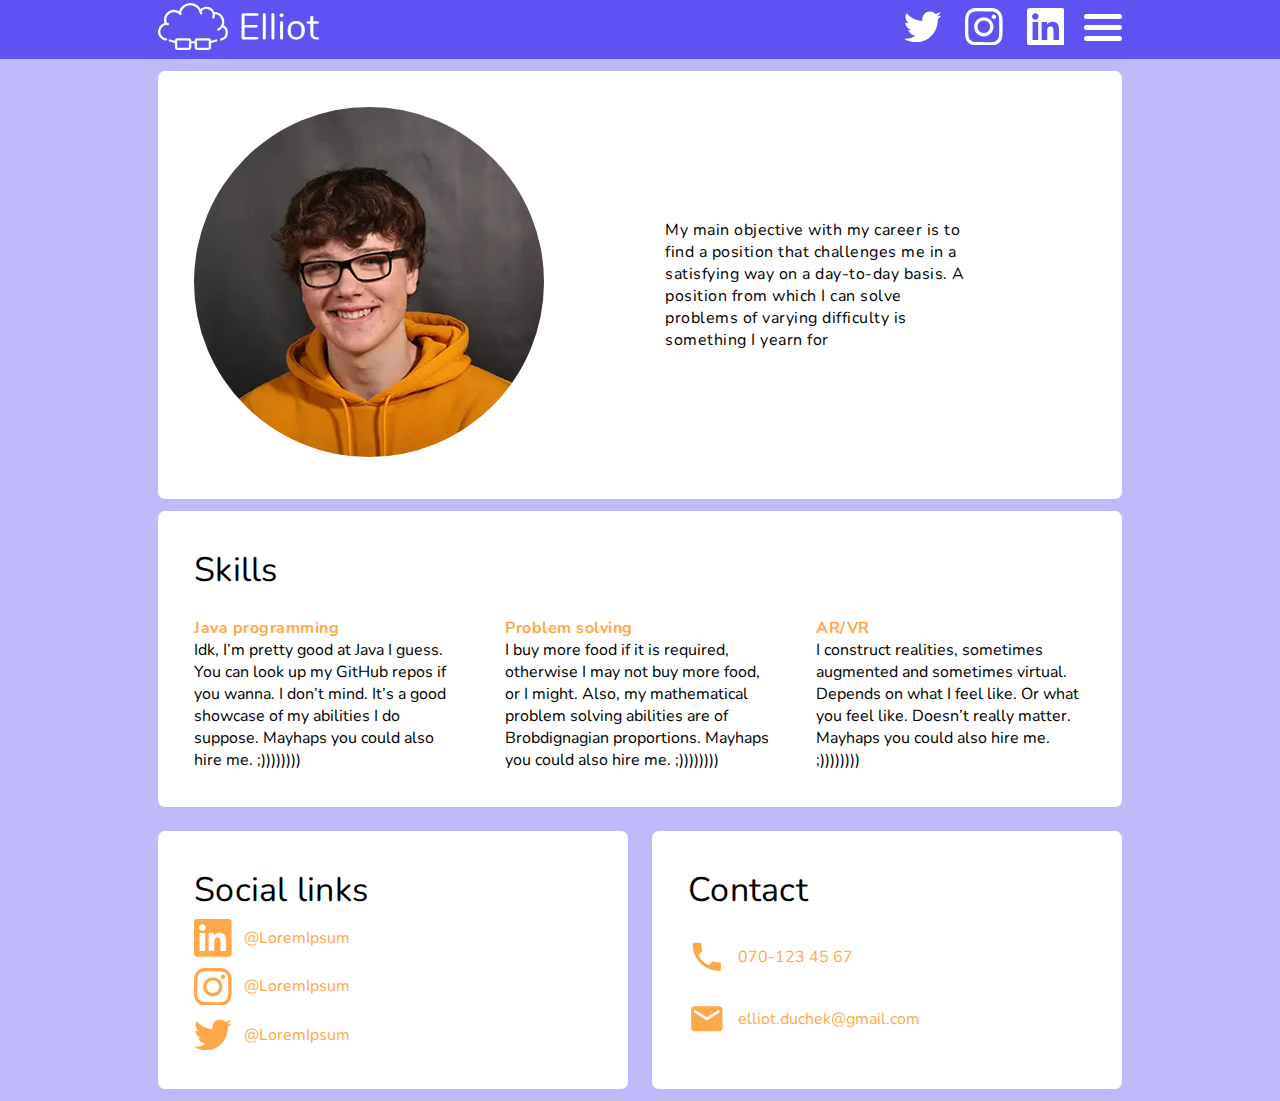
<file: docs/index.html>
<!DOCTYPE html>
<html lang="en">

<head>
    <meta charset="UTF-8" />
    <meta name="viewport" content="width=device-width, initial-scale=1.0" />
    <meta http-equiv="X-UA-Compatible" content="ie=edge" />
    <meta name="description" content="This is a resume elloot made for school." />
    <link rel="shortcut icon" href="./favicon.ico" type="image/x-icon" />
    <title>Elliot Duchek Resume</title>
    <link rel="stylesheet" href="css/style.css" />
    <link href="https://fonts.googleapis.com/css?family=Nunito&display=swap" rel="stylesheet" />
    <link href="https://fonts.googleapis.com/icon?family=Material+Icons" rel="stylesheet" />
    <script src="https://cdn.elloot.com/js/removeDotHTML.js" defer></script>
    <script src="./js/main.js" defer></script>
</head>

<body>
    <div class="page-wrapper">
        <section class="navigation">
            <div class="navigation-wrapper">
                <div class="navbar-wrapper">
                    <div class="container">
                        <nav class="navbar">
                            <div class="navbar__logo-wrapper">
                                <a href="index.html">
                                    <img class="navbar__logo" src="./img/name-logo-white.svg"
                                        alt="curly hair with glasses logo" width="161" />
                                </a>
                            </div>
                            <div class="navbar__hamburger-social-links-wrapper">
                                <div class="navbar__social-links">
                                    <a href="https://twitter.com/" class="social-link" target="_blank" rel="noopener">
                                        <svg role="img" viewBox="0 0 24 24" xmlns="http://www.w3.org/2000/svg"
                                            width="37.63506px" height="37.63506px">
                                            <title>Twitter icon</title>
                                            <path
                                                d="M23.954 4.569c-.885.389-1.83.654-2.825.775 1.014-.611 1.794-1.574 2.163-2.723-.951.555-2.005.959-3.127 1.184-.896-.959-2.173-1.559-3.591-1.559-2.717 0-4.92 2.203-4.92 4.917 0 .39.045.765.127 1.124C7.691 8.094 4.066 6.13 1.64 3.161c-.427.722-.666 1.561-.666 2.475 0 1.71.87 3.213 2.188 4.096-.807-.026-1.566-.248-2.228-.616v.061c0 2.385 1.693 4.374 3.946 4.827-.413.111-.849.171-1.296.171-.314 0-.615-.03-.916-.086.631 1.953 2.445 3.377 4.604 3.417-1.68 1.319-3.809 2.105-6.102 2.105-.39 0-.779-.023-1.17-.067 2.189 1.394 4.768 2.209 7.557 2.209 9.054 0 13.999-7.496 13.999-13.986 0-.209 0-.42-.015-.63.961-.689 1.8-1.56 2.46-2.548l-.047-.02z" />
                                        </svg>
                                    </a>
                                    <a href="https://www.instagram.com/" class="social-link" target="_blank"
                                        rel="noopener">
                                        <svg role="img" viewBox="0 0 24 24" xmlns="http://www.w3.org/2000/svg"
                                            width="37.63506px" height="37.63506px">
                                            <title>Instagram icon</title>
                                            <path
                                                d="M12 0C8.74 0 8.333.015 7.053.072 5.775.132 4.905.333 4.14.63c-.789.306-1.459.717-2.126 1.384S.935 3.35.63 4.14C.333 4.905.131 5.775.072 7.053.012 8.333 0 8.74 0 12s.015 3.667.072 4.947c.06 1.277.261 2.148.558 2.913.306.788.717 1.459 1.384 2.126.667.666 1.336 1.079 2.126 1.384.766.296 1.636.499 2.913.558C8.333 23.988 8.74 24 12 24s3.667-.015 4.947-.072c1.277-.06 2.148-.262 2.913-.558.788-.306 1.459-.718 2.126-1.384.666-.667 1.079-1.335 1.384-2.126.296-.765.499-1.636.558-2.913.06-1.28.072-1.687.072-4.947s-.015-3.667-.072-4.947c-.06-1.277-.262-2.149-.558-2.913-.306-.789-.718-1.459-1.384-2.126C21.319 1.347 20.651.935 19.86.63c-.765-.297-1.636-.499-2.913-.558C15.667.012 15.26 0 12 0zm0 2.16c3.203 0 3.585.016 4.85.071 1.17.055 1.805.249 2.227.415.562.217.96.477 1.382.896.419.42.679.819.896 1.381.164.422.36 1.057.413 2.227.057 1.266.07 1.646.07 4.85s-.015 3.585-.074 4.85c-.061 1.17-.256 1.805-.421 2.227-.224.562-.479.96-.899 1.382-.419.419-.824.679-1.38.896-.42.164-1.065.36-2.235.413-1.274.057-1.649.07-4.859.07-3.211 0-3.586-.015-4.859-.074-1.171-.061-1.816-.256-2.236-.421-.569-.224-.96-.479-1.379-.899-.421-.419-.69-.824-.9-1.38-.165-.42-.359-1.065-.42-2.235-.045-1.26-.061-1.649-.061-4.844 0-3.196.016-3.586.061-4.861.061-1.17.255-1.814.42-2.234.21-.57.479-.96.9-1.381.419-.419.81-.689 1.379-.898.42-.166 1.051-.361 2.221-.421 1.275-.045 1.65-.06 4.859-.06l.045.03zm0 3.678c-3.405 0-6.162 2.76-6.162 6.162 0 3.405 2.76 6.162 6.162 6.162 3.405 0 6.162-2.76 6.162-6.162 0-3.405-2.76-6.162-6.162-6.162zM12 16c-2.21 0-4-1.79-4-4s1.79-4 4-4 4 1.79 4 4-1.79 4-4 4zm7.846-10.405c0 .795-.646 1.44-1.44 1.44-.795 0-1.44-.646-1.44-1.44 0-.794.646-1.439 1.44-1.439.793-.001 1.44.645 1.44 1.439z" />
                                        </svg>
                                    </a>
                                    <a href="https://www.linkedin.com" class="social-link" target="_blank"
                                        rel="noopener">
                                        <svg role="img" viewBox="0 0 24 24" xmlns="http://www.w3.org/2000/svg"
                                            width="37.63506px" height="37.63506px">
                                            <title>LinkedIn icon</title>
                                            <path
                                                d="M20.447 20.452h-3.554v-5.569c0-1.328-.027-3.037-1.852-3.037-1.853 0-2.136 1.445-2.136 2.939v5.667H9.351V9h3.414v1.561h.046c.477-.9 1.637-1.85 3.37-1.85 3.601 0 4.267 2.37 4.267 5.455v6.286zM5.337 7.433c-1.144 0-2.063-.926-2.063-2.065 0-1.138.92-2.063 2.063-2.063 1.14 0 2.064.925 2.064 2.063 0 1.139-.925 2.065-2.064 2.065zm1.782 13.019H3.555V9h3.564v11.452zM22.225 0H1.771C.792 0 0 .774 0 1.729v20.542C0 23.227.792 24 1.771 24h20.451C23.2 24 24 23.227 24 22.271V1.729C24 .774 23.2 0 22.222 0h.003z" />
                                        </svg>
                                    </a>
                                </div>
                                <div class="navbar__hamburger-icon" id="hamburger-toggle">
                                    <div class="hamburger-bar top"></div>
                                    <div class="hamburger-bar mid"></div>
                                    <div class="hamburger-bar bottom"></div>
                                </div>
                            </div>
                        </nav>
                    </div>
                </div>
                <div class="menu" id="menu">
                    <div class="menu__container">
                        <a href="portfolio.html" class="menu__link">Portfolio</a>
                        <a href="experience-education.html" class="menu__link">Experience</a>
                        <a href="#contact" class="menu__link">Contact</a>
                    </div>
                </div>
            </div>
        </section>
        <div class="container">
            <section class="info">
                <div class="card-wrapper about-me-wrapper" id="aboutMeContainer">
                    <h1 class="card__title aboutMeToWrap" id="aboutMeTitle">About me</h1>
                    <div class="card__image-container" id="aboutMeImage">
                        <div class="card__image-wrapper">
                            <!--<img src="./img/portrait.webp" alt="portrait of Elliot Duchek" class="card__portrait" width="300px" />-->
                            <picture>
                                <source type="image/webp" srcset="./img/portrait.webp" />
                                <img src="./img/portrait.jpg" alt="portrait of Elliot Duchek" class="card__portrait"
                                    width="300" />
                            </picture>
                        </div>
                    </div>
                    <p class="card__text aboutMeToWrap" id="aboutMeText">My main objective with my career is to find a
                        position that challenges me in a satisfying way on a day-to-day basis. A position from which I
                        can solve problems of varying difficulty is something I yearn for</p>
                </div>
                <div class="card-wrapper">
                    <h4 class="card__title">Skills</h4>
                    <ul class="card__list card__list-skills">
                        <li class="card__skill-wrapper">
                            <span class="card__skill-title"><i class="material-icons">arrow_drop_down</i> Java
                                programming</span>
                            <p class="card__skill-info">Idk, I’m pretty good at Java I guess. You can look up my GitHub
                                repos if you wanna. I don’t mind. It’s a good showcase of my abilities I do suppose.
                                Mayhaps you could also hire me. ;))))))))</p>
                        </li>
                        <li class="card__skill-wrapper">
                            <span class="card__skill-title"><i class="material-icons">arrow_drop_down</i> Problem
                                solving</span>
                            <p class="card__skill-info">I buy more food if it is required, otherwise I may not buy more
                                food, or I might. Also, my mathematical problem solving abilities are of Brobdignagian
                                proportions. Mayhaps you could also hire me. ;))))))))</p>
                        </li>
                        <li class="card__skill-wrapper">
                            <span class="card__skill-title"><i class="material-icons">arrow_drop_down</i> AR/VR</span>
                            <p class="card__skill-info">I construct realities, sometimes augmented and sometimes
                                virtual. Depends on what I feel like. Or what you feel like. Doesn’t really matter.
                                Mayhaps you could also hire me. ;))))))))</p>
                        </li>
                    </ul>
                </div>
            </section>
            <section class="footer">
                <div class="footer-wrapper">
                    <div class="card-wrapper">
                        <h2 class="card__title">Social links</h2>
                        <ul class="card__list card__list-social-links">
                            <li>
                                <a class="social-link" href="https://www.linkedin.com" target="_blank" rel="noopener">
                                    <svg role="img" viewBox="0 0 24 24" xmlns="http://www.w3.org/2000/svg"
                                        width="37.63506px" height="37.63506px">
                                        <title>LinkedIn icon</title>
                                        <path
                                            d="M20.447 20.452h-3.554v-5.569c0-1.328-.027-3.037-1.852-3.037-1.853 0-2.136 1.445-2.136 2.939v5.667H9.351V9h3.414v1.561h.046c.477-.9 1.637-1.85 3.37-1.85 3.601 0 4.267 2.37 4.267 5.455v6.286zM5.337 7.433c-1.144 0-2.063-.926-2.063-2.065 0-1.138.92-2.063 2.063-2.063 1.14 0 2.064.925 2.064 2.063 0 1.139-.925 2.065-2.064 2.065zm1.782 13.019H3.555V9h3.564v11.452zM22.225 0H1.771C.792 0 0 .774 0 1.729v20.542C0 23.227.792 24 1.771 24h20.451C23.2 24 24 23.227 24 22.271V1.729C24 .774 23.2 0 22.222 0h.003z" />
                                    </svg>
                                    <p>@LoremIpsum</p>
                                </a>
                            </li>
                            <li>
                                <a class="social-link" href="https://www.instagram.com/" target="_blank" rel="noopener">
                                    <svg role="img" viewBox="0 0 24 24" xmlns="http://www.w3.org/2000/svg"
                                        width="37.63506px" height="37.63506px">
                                        <title>Instagram icon</title>
                                        <path
                                            d="M12 0C8.74 0 8.333.015 7.053.072 5.775.132 4.905.333 4.14.63c-.789.306-1.459.717-2.126 1.384S.935 3.35.63 4.14C.333 4.905.131 5.775.072 7.053.012 8.333 0 8.74 0 12s.015 3.667.072 4.947c.06 1.277.261 2.148.558 2.913.306.788.717 1.459 1.384 2.126.667.666 1.336 1.079 2.126 1.384.766.296 1.636.499 2.913.558C8.333 23.988 8.74 24 12 24s3.667-.015 4.947-.072c1.277-.06 2.148-.262 2.913-.558.788-.306 1.459-.718 2.126-1.384.666-.667 1.079-1.335 1.384-2.126.296-.765.499-1.636.558-2.913.06-1.28.072-1.687.072-4.947s-.015-3.667-.072-4.947c-.06-1.277-.262-2.149-.558-2.913-.306-.789-.718-1.459-1.384-2.126C21.319 1.347 20.651.935 19.86.63c-.765-.297-1.636-.499-2.913-.558C15.667.012 15.26 0 12 0zm0 2.16c3.203 0 3.585.016 4.85.071 1.17.055 1.805.249 2.227.415.562.217.96.477 1.382.896.419.42.679.819.896 1.381.164.422.36 1.057.413 2.227.057 1.266.07 1.646.07 4.85s-.015 3.585-.074 4.85c-.061 1.17-.256 1.805-.421 2.227-.224.562-.479.96-.899 1.382-.419.419-.824.679-1.38.896-.42.164-1.065.36-2.235.413-1.274.057-1.649.07-4.859.07-3.211 0-3.586-.015-4.859-.074-1.171-.061-1.816-.256-2.236-.421-.569-.224-.96-.479-1.379-.899-.421-.419-.69-.824-.9-1.38-.165-.42-.359-1.065-.42-2.235-.045-1.26-.061-1.649-.061-4.844 0-3.196.016-3.586.061-4.861.061-1.17.255-1.814.42-2.234.21-.57.479-.96.9-1.381.419-.419.81-.689 1.379-.898.42-.166 1.051-.361 2.221-.421 1.275-.045 1.65-.06 4.859-.06l.045.03zm0 3.678c-3.405 0-6.162 2.76-6.162 6.162 0 3.405 2.76 6.162 6.162 6.162 3.405 0 6.162-2.76 6.162-6.162 0-3.405-2.76-6.162-6.162-6.162zM12 16c-2.21 0-4-1.79-4-4s1.79-4 4-4 4 1.79 4 4-1.79 4-4 4zm7.846-10.405c0 .795-.646 1.44-1.44 1.44-.795 0-1.44-.646-1.44-1.44 0-.794.646-1.439 1.44-1.439.793-.001 1.44.645 1.44 1.439z" />
                                    </svg>
                                    <p>@LoremIpsum</p>
                                </a>
                            </li>
                            <li>
                                <a class="social-link" href="https://twitter.com/" target="_blank" rel="noopener">
                                    <svg role="img" viewBox="0 0 24 24" xmlns="http://www.w3.org/2000/svg"
                                        width="37.63506px" height="37.63506px">
                                        <title>Twitter icon</title>
                                        <path
                                            d="M23.954 4.569c-.885.389-1.83.654-2.825.775 1.014-.611 1.794-1.574 2.163-2.723-.951.555-2.005.959-3.127 1.184-.896-.959-2.173-1.559-3.591-1.559-2.717 0-4.92 2.203-4.92 4.917 0 .39.045.765.127 1.124C7.691 8.094 4.066 6.13 1.64 3.161c-.427.722-.666 1.561-.666 2.475 0 1.71.87 3.213 2.188 4.096-.807-.026-1.566-.248-2.228-.616v.061c0 2.385 1.693 4.374 3.946 4.827-.413.111-.849.171-1.296.171-.314 0-.615-.03-.916-.086.631 1.953 2.445 3.377 4.604 3.417-1.68 1.319-3.809 2.105-6.102 2.105-.39 0-.779-.023-1.17-.067 2.189 1.394 4.768 2.209 7.557 2.209 9.054 0 13.999-7.496 13.999-13.986 0-.209 0-.42-.015-.63.961-.689 1.8-1.56 2.46-2.548l-.047-.02z" />
                                    </svg>
                                    <p>@LoremIpsum</p>
                                </a>
                            </li>
                        </ul>
                    </div>
                    <div class="card-wrapper" id="contact">
                        <h2 class="card__title">Contact</h2>
                        <ul class="card__list card__list-contact">
                            <li>
                                <a href="tel:070-1234567" class="contact-link">
                                    <svg role="img" xmlns="http://www.w3.org/2000/svg" viewBox="0 0 24 24"
                                        width="37.63506px" height="37.63506px">
                                        <title>Phone icon</title>
                                        <path d="M0 0h24v24H0z" fill="none" />
                                        <path
                                            d="M6.62 10.79c1.44 2.83 3.76 5.14 6.59 6.59l2.2-2.2c.27-.27.67-.36 1.02-.24 1.12.37 2.33.57 3.57.57.55 0 1 .45 1 1V20c0 .55-.45 1-1 1-9.39 0-17-7.61-17-17 0-.55.45-1 1-1h3.5c.55 0 1 .45 1 1 0 1.25.2 2.45.57 3.57.11.35.03.74-.25 1.02l-2.2 2.2z" />
                                    </svg>
                                    <p class="contact-info">070-123 45 67</p>
                                </a>
                            </li>
                            <li>
                                <a href="mailto:elliot.duchek@gmail.com" class="contact-link">
                                    <svg role="img" xmlns="http://www.w3.org/2000/svg" viewBox="0 0 24 24"
                                        width="37.63506px" height="37.63506px">
                                        <title>Email icon</title>
                                        <path
                                            d="M20 4H4c-1.1 0-1.99.9-1.99 2L2 18c0 1.1.9 2 2 2h16c1.1 0 2-.9 2-2V6c0-1.1-.9-2-2-2zm0 4l-8 5-8-5V6l8 5 8-5v2z" />
                                        <path d="M0 0h24v24H0z" fill="none" />
                                    </svg>
                                    <p class="contact-info">elliot.duchek@gmail.com</p>
                                </a>
                            </li>
                        </ul>
                    </div>
                </div>
            </section>
        </div>
    </div>
</body>

</html>
</file>
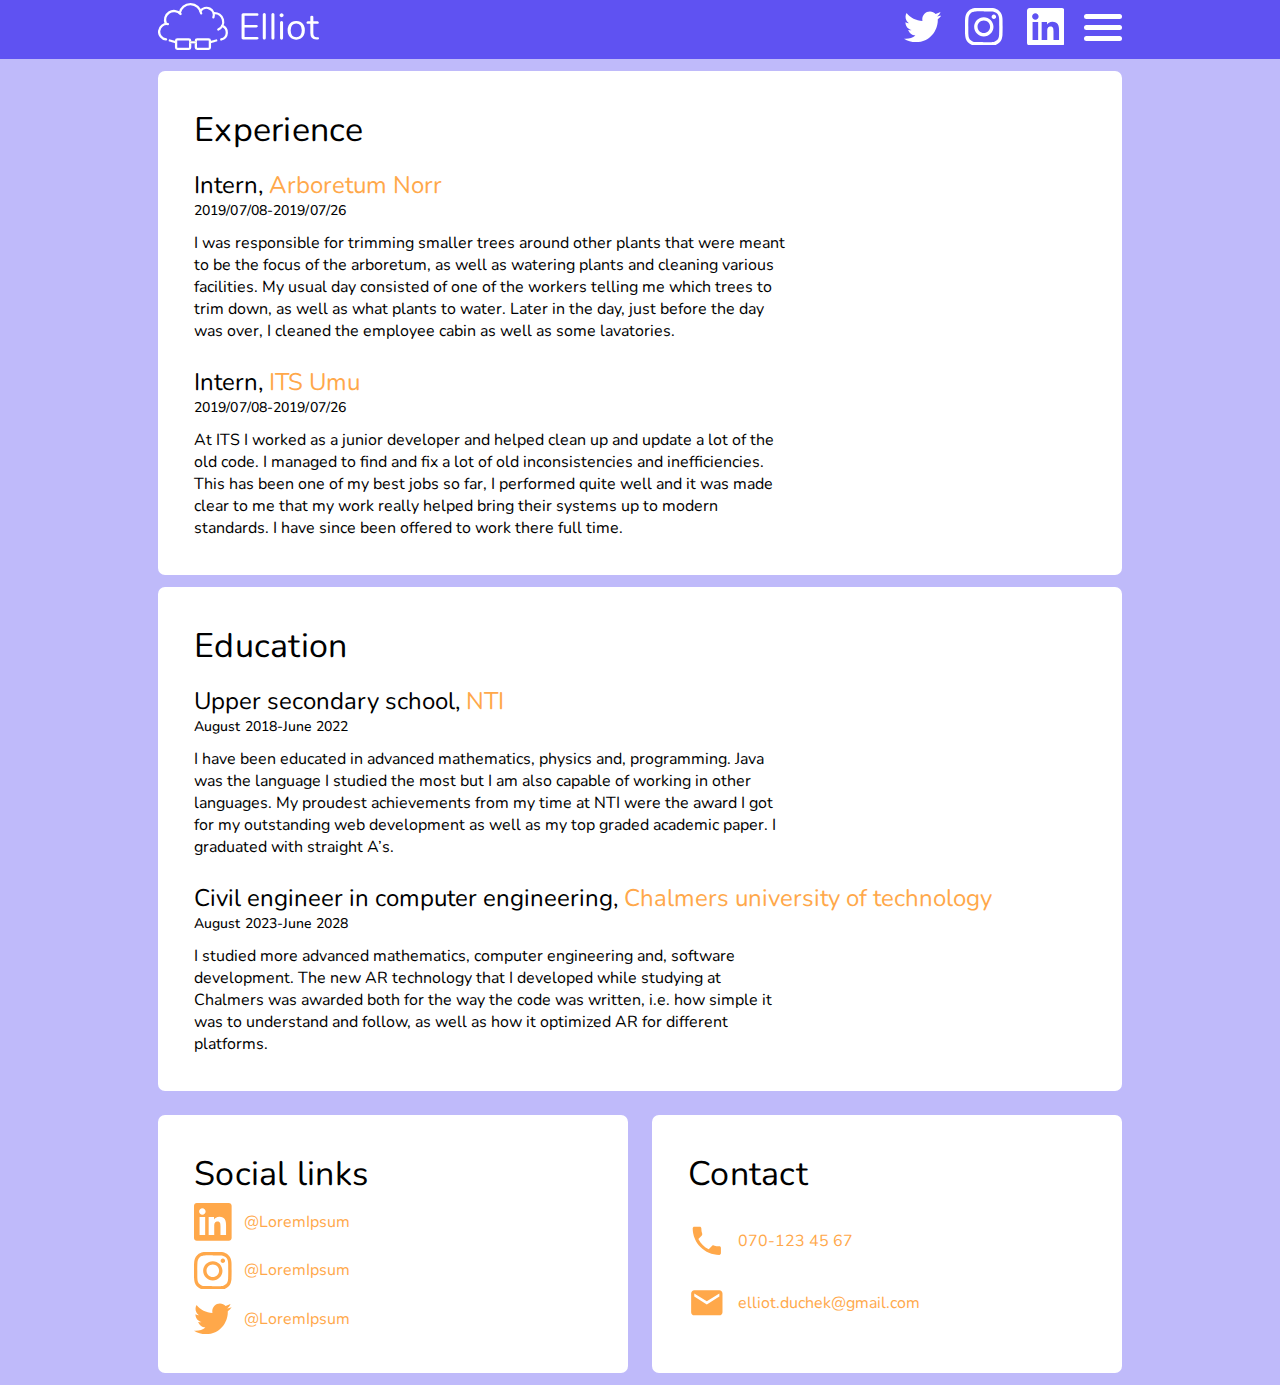
<file: docs/experience-education.html>
<!DOCTYPE html>
<html lang="en">

<head>
    <meta charset="UTF-8" />
    <meta name="viewport" content="width=device-width, initial-scale=1.0" />
    <meta http-equiv="X-UA-Compatible" content="ie=edge" />
    <link rel="shortcut icon" href="/favicon.ico" type="image/x-icon" />
    <title>Elliot Duchek Experience/Education</title>
    <link rel="stylesheet" href="css/style.css" />
    <link href="https://fonts.googleapis.com/css?family=Nunito&display=swap" rel="stylesheet" />
    <script src="https://cdn.elloot.com/js/removeDotHTML.js" defer></script>
    <script src="js/main.js" defer></script>
</head>

<body>
    <div class="page-wrapper">
        <section class="navigation">
            <div class="navigation-wrapper">
                <div class="navbar-wrapper">
                    <div class="container">
                        <nav class="navbar">
                            <div class="navbar__logo-wrapper">
                                <a href="index.html">
                                    <img class="navbar__logo" src="./img/name-logo-white.svg"
                                        alt="curly hair with glasses logo" width="161" />
                                </a>
                            </div>
                            <div class="navbar__hamburger-social-links-wrapper">
                                <div class="navbar__social-links">
                                    <a href="" class="social-link">
                                        <svg role="img" viewBox="0 0 24 24" xmlns="http://www.w3.org/2000/svg"
                                            width="37.63506px" height="37.63506px">
                                            <title>Twitter icon</title>
                                            <path
                                                d="M23.954 4.569c-.885.389-1.83.654-2.825.775 1.014-.611 1.794-1.574 2.163-2.723-.951.555-2.005.959-3.127 1.184-.896-.959-2.173-1.559-3.591-1.559-2.717 0-4.92 2.203-4.92 4.917 0 .39.045.765.127 1.124C7.691 8.094 4.066 6.13 1.64 3.161c-.427.722-.666 1.561-.666 2.475 0 1.71.87 3.213 2.188 4.096-.807-.026-1.566-.248-2.228-.616v.061c0 2.385 1.693 4.374 3.946 4.827-.413.111-.849.171-1.296.171-.314 0-.615-.03-.916-.086.631 1.953 2.445 3.377 4.604 3.417-1.68 1.319-3.809 2.105-6.102 2.105-.39 0-.779-.023-1.17-.067 2.189 1.394 4.768 2.209 7.557 2.209 9.054 0 13.999-7.496 13.999-13.986 0-.209 0-.42-.015-.63.961-.689 1.8-1.56 2.46-2.548l-.047-.02z" />
                                        </svg>
                                    </a>
                                    <a href="" class="social-link">
                                        <svg role="img" viewBox="0 0 24 24" xmlns="http://www.w3.org/2000/svg"
                                            width="37.63506px" height="37.63506px">
                                            <title>Instagram icon</title>
                                            <path
                                                d="M12 0C8.74 0 8.333.015 7.053.072 5.775.132 4.905.333 4.14.63c-.789.306-1.459.717-2.126 1.384S.935 3.35.63 4.14C.333 4.905.131 5.775.072 7.053.012 8.333 0 8.74 0 12s.015 3.667.072 4.947c.06 1.277.261 2.148.558 2.913.306.788.717 1.459 1.384 2.126.667.666 1.336 1.079 2.126 1.384.766.296 1.636.499 2.913.558C8.333 23.988 8.74 24 12 24s3.667-.015 4.947-.072c1.277-.06 2.148-.262 2.913-.558.788-.306 1.459-.718 2.126-1.384.666-.667 1.079-1.335 1.384-2.126.296-.765.499-1.636.558-2.913.06-1.28.072-1.687.072-4.947s-.015-3.667-.072-4.947c-.06-1.277-.262-2.149-.558-2.913-.306-.789-.718-1.459-1.384-2.126C21.319 1.347 20.651.935 19.86.63c-.765-.297-1.636-.499-2.913-.558C15.667.012 15.26 0 12 0zm0 2.16c3.203 0 3.585.016 4.85.071 1.17.055 1.805.249 2.227.415.562.217.96.477 1.382.896.419.42.679.819.896 1.381.164.422.36 1.057.413 2.227.057 1.266.07 1.646.07 4.85s-.015 3.585-.074 4.85c-.061 1.17-.256 1.805-.421 2.227-.224.562-.479.96-.899 1.382-.419.419-.824.679-1.38.896-.42.164-1.065.36-2.235.413-1.274.057-1.649.07-4.859.07-3.211 0-3.586-.015-4.859-.074-1.171-.061-1.816-.256-2.236-.421-.569-.224-.96-.479-1.379-.899-.421-.419-.69-.824-.9-1.38-.165-.42-.359-1.065-.42-2.235-.045-1.26-.061-1.649-.061-4.844 0-3.196.016-3.586.061-4.861.061-1.17.255-1.814.42-2.234.21-.57.479-.96.9-1.381.419-.419.81-.689 1.379-.898.42-.166 1.051-.361 2.221-.421 1.275-.045 1.65-.06 4.859-.06l.045.03zm0 3.678c-3.405 0-6.162 2.76-6.162 6.162 0 3.405 2.76 6.162 6.162 6.162 3.405 0 6.162-2.76 6.162-6.162 0-3.405-2.76-6.162-6.162-6.162zM12 16c-2.21 0-4-1.79-4-4s1.79-4 4-4 4 1.79 4 4-1.79 4-4 4zm7.846-10.405c0 .795-.646 1.44-1.44 1.44-.795 0-1.44-.646-1.44-1.44 0-.794.646-1.439 1.44-1.439.793-.001 1.44.645 1.44 1.439z" />
                                        </svg>
                                    </a>
                                    <a href="" class="social-link">
                                        <svg role="img" viewBox="0 0 24 24" xmlns="http://www.w3.org/2000/svg"
                                            width="37.63506px" height="37.63506px">
                                            <title>LinkedIn icon</title>
                                            <path
                                                d="M20.447 20.452h-3.554v-5.569c0-1.328-.027-3.037-1.852-3.037-1.853 0-2.136 1.445-2.136 2.939v5.667H9.351V9h3.414v1.561h.046c.477-.9 1.637-1.85 3.37-1.85 3.601 0 4.267 2.37 4.267 5.455v6.286zM5.337 7.433c-1.144 0-2.063-.926-2.063-2.065 0-1.138.92-2.063 2.063-2.063 1.14 0 2.064.925 2.064 2.063 0 1.139-.925 2.065-2.064 2.065zm1.782 13.019H3.555V9h3.564v11.452zM22.225 0H1.771C.792 0 0 .774 0 1.729v20.542C0 23.227.792 24 1.771 24h20.451C23.2 24 24 23.227 24 22.271V1.729C24 .774 23.2 0 22.222 0h.003z" />
                                        </svg>
                                    </a>
                                </div>
                                <div class="navbar__hamburger-icon" id="hamburger-toggle">
                                    <div class="hamburger-bar top"></div>
                                    <div class="hamburger-bar mid"></div>
                                    <div class="hamburger-bar bottom"></div>
                                </div>
                            </div>
                        </nav>
                    </div>
                </div>
                <div class="menu" id="menu">
                    <div class="menu__container">
                        <a href="portfolio.html" class="menu__link">Portfolio</a>
                        <a href="experience-education.html" class="menu__link">Experience</a>
                        <a href="#contact" class="menu__link">Contact</a>
                    </div>
                </div>
            </div>
        </section>
        <div class="container">
            <div class="card-wrapper">
                <h1 class="card__title">Experience</h1>
                <ul class="card__list card__list-exp-edu">
                    <li>
                        <h3 class="card__exp-edu-title">Intern, <span class="highlighted-text">Arboretum Norr</span>
                        </h3>
                        <span class="card__duration-text">2019/07/08-2019/07/26</span>
                        <p class="card__exp-edu-text">I was responsible for trimming smaller trees around other plants
                            that were meant to be the focus of the arboretum, as well as watering plants and cleaning
                            various facilities. My usual day consisted of one of the workers telling me which trees to
                            trim down, as well as what plants to water. Later in the day, just before the day was over,
                            I cleaned the employee cabin as well as some lavatories.</p>
                    </li>
                    <li>
                        <h3 class="card__exp-edu-title">Intern, <span class="highlighted-text">ITS Umu</span></h3>
                        <span class="card__duration-text">2019/07/08-2019/07/26</span>
                        <p class="card__exp-edu-text">At ITS I worked as a junior developer and helped clean up and
                            update a lot of the old code. I managed to find and fix a lot of old inconsistencies and
                            inefficiencies. This has been one of my best jobs so far, I performed quite well and it was
                            made clear to me that my work really helped bring their systems up to modern standards. I
                            have since been offered to work there full time.</p>
                    </li>
                </ul>
            </div>
            <div class="card-wrapper">
                <h1 class="card__title">Education</h1>
                <ul class="card__list card__list-exp-edu">
                    <li>
                        <h3 class="card__exp-edu-title">Upper secondary school, <span
                                class="highlighted-text">NTI</span></h3>
                        <span class="card__duration-text">August 2018-June 2022</span>
                        <p class="card__exp-edu-text">I have been educated in advanced mathematics, physics and,
                            programming. Java was the language I studied the most but I am also capable of working in
                            other languages. My proudest achievements from my time at NTI were the award I got for my
                            outstanding web development as well as my top graded academic paper. I graduated with
                            straight A’s.</p>
                    </li>
                    <li>
                        <h3 class="card__exp-edu-title">Civil engineer in computer engineering, <span
                                class="highlighted-text">Chalmers university of technology</span></h3>
                        <span class="card__duration-text">August 2023-June 2028</span>
                        <p class="card__exp-edu-text">I studied more advanced mathematics, computer engineering and,
                            software development. The new AR technology that I developed while studying at Chalmers was
                            awarded both for the way the code was written, i.e. how simple it was to understand and
                            follow, as well as how it optimized AR for different platforms.</p>
                    </li>
                </ul>
            </div>
            <section class="footer">
                <div class="footer-wrapper">
                    <div class="card-wrapper">
                        <h2 class="card__title">Social links</h2>
                        <ul class="card__list card__list-social-links">
                            <li>
                                <a class="social-link" href="">
                                    <svg role="img" viewBox="0 0 24 24" xmlns="http://www.w3.org/2000/svg"
                                        width="37.63506px" height="37.63506px">
                                        <title>LinkedIn icon</title>
                                        <path
                                            d="M20.447 20.452h-3.554v-5.569c0-1.328-.027-3.037-1.852-3.037-1.853 0-2.136 1.445-2.136 2.939v5.667H9.351V9h3.414v1.561h.046c.477-.9 1.637-1.85 3.37-1.85 3.601 0 4.267 2.37 4.267 5.455v6.286zM5.337 7.433c-1.144 0-2.063-.926-2.063-2.065 0-1.138.92-2.063 2.063-2.063 1.14 0 2.064.925 2.064 2.063 0 1.139-.925 2.065-2.064 2.065zm1.782 13.019H3.555V9h3.564v11.452zM22.225 0H1.771C.792 0 0 .774 0 1.729v20.542C0 23.227.792 24 1.771 24h20.451C23.2 24 24 23.227 24 22.271V1.729C24 .774 23.2 0 22.222 0h.003z" />
                                    </svg>
                                    <p>@LoremIpsum</p>
                                </a>
                            </li>
                            <li>
                                <a class="social-link" href="">
                                    <svg role="img" viewBox="0 0 24 24" xmlns="http://www.w3.org/2000/svg"
                                        width="37.63506px" height="37.63506px">
                                        <title>Instagram icon</title>
                                        <path
                                            d="M12 0C8.74 0 8.333.015 7.053.072 5.775.132 4.905.333 4.14.63c-.789.306-1.459.717-2.126 1.384S.935 3.35.63 4.14C.333 4.905.131 5.775.072 7.053.012 8.333 0 8.74 0 12s.015 3.667.072 4.947c.06 1.277.261 2.148.558 2.913.306.788.717 1.459 1.384 2.126.667.666 1.336 1.079 2.126 1.384.766.296 1.636.499 2.913.558C8.333 23.988 8.74 24 12 24s3.667-.015 4.947-.072c1.277-.06 2.148-.262 2.913-.558.788-.306 1.459-.718 2.126-1.384.666-.667 1.079-1.335 1.384-2.126.296-.765.499-1.636.558-2.913.06-1.28.072-1.687.072-4.947s-.015-3.667-.072-4.947c-.06-1.277-.262-2.149-.558-2.913-.306-.789-.718-1.459-1.384-2.126C21.319 1.347 20.651.935 19.86.63c-.765-.297-1.636-.499-2.913-.558C15.667.012 15.26 0 12 0zm0 2.16c3.203 0 3.585.016 4.85.071 1.17.055 1.805.249 2.227.415.562.217.96.477 1.382.896.419.42.679.819.896 1.381.164.422.36 1.057.413 2.227.057 1.266.07 1.646.07 4.85s-.015 3.585-.074 4.85c-.061 1.17-.256 1.805-.421 2.227-.224.562-.479.96-.899 1.382-.419.419-.824.679-1.38.896-.42.164-1.065.36-2.235.413-1.274.057-1.649.07-4.859.07-3.211 0-3.586-.015-4.859-.074-1.171-.061-1.816-.256-2.236-.421-.569-.224-.96-.479-1.379-.899-.421-.419-.69-.824-.9-1.38-.165-.42-.359-1.065-.42-2.235-.045-1.26-.061-1.649-.061-4.844 0-3.196.016-3.586.061-4.861.061-1.17.255-1.814.42-2.234.21-.57.479-.96.9-1.381.419-.419.81-.689 1.379-.898.42-.166 1.051-.361 2.221-.421 1.275-.045 1.65-.06 4.859-.06l.045.03zm0 3.678c-3.405 0-6.162 2.76-6.162 6.162 0 3.405 2.76 6.162 6.162 6.162 3.405 0 6.162-2.76 6.162-6.162 0-3.405-2.76-6.162-6.162-6.162zM12 16c-2.21 0-4-1.79-4-4s1.79-4 4-4 4 1.79 4 4-1.79 4-4 4zm7.846-10.405c0 .795-.646 1.44-1.44 1.44-.795 0-1.44-.646-1.44-1.44 0-.794.646-1.439 1.44-1.439.793-.001 1.44.645 1.44 1.439z" />
                                    </svg>
                                    <p>@LoremIpsum</p>
                                </a>
                            </li>
                            <li>
                                <a class="social-link" href="">
                                    <svg role="img" viewBox="0 0 24 24" xmlns="http://www.w3.org/2000/svg"
                                        width="37.63506px" height="37.63506px">
                                        <title>Twitter icon</title>
                                        <path
                                            d="M23.954 4.569c-.885.389-1.83.654-2.825.775 1.014-.611 1.794-1.574 2.163-2.723-.951.555-2.005.959-3.127 1.184-.896-.959-2.173-1.559-3.591-1.559-2.717 0-4.92 2.203-4.92 4.917 0 .39.045.765.127 1.124C7.691 8.094 4.066 6.13 1.64 3.161c-.427.722-.666 1.561-.666 2.475 0 1.71.87 3.213 2.188 4.096-.807-.026-1.566-.248-2.228-.616v.061c0 2.385 1.693 4.374 3.946 4.827-.413.111-.849.171-1.296.171-.314 0-.615-.03-.916-.086.631 1.953 2.445 3.377 4.604 3.417-1.68 1.319-3.809 2.105-6.102 2.105-.39 0-.779-.023-1.17-.067 2.189 1.394 4.768 2.209 7.557 2.209 9.054 0 13.999-7.496 13.999-13.986 0-.209 0-.42-.015-.63.961-.689 1.8-1.56 2.46-2.548l-.047-.02z" />
                                    </svg>
                                    <p>@LoremIpsum</p>
                                </a>
                            </li>
                        </ul>
                    </div>
                    <div class="card-wrapper" id="contact">
                        <h2 class="card__title">Contact</h2>
                        <ul class="card__list card__list-contact">
                            <li>
                                <a href="tel:070-1234567" class="contact-link">
                                    <svg role="img" xmlns="http://www.w3.org/2000/svg" viewBox="0 0 24 24"
                                        width="37.63506px" height="37.63506px">
                                        <title>Phone icon</title>
                                        <path d="M0 0h24v24H0z" fill="none" />
                                        <path
                                            d="M6.62 10.79c1.44 2.83 3.76 5.14 6.59 6.59l2.2-2.2c.27-.27.67-.36 1.02-.24 1.12.37 2.33.57 3.57.57.55 0 1 .45 1 1V20c0 .55-.45 1-1 1-9.39 0-17-7.61-17-17 0-.55.45-1 1-1h3.5c.55 0 1 .45 1 1 0 1.25.2 2.45.57 3.57.11.35.03.74-.25 1.02l-2.2 2.2z" />
                                    </svg>
                                    <p class="contact-info">070-123 45 67</p>
                                </a>
                            </li>
                            <li>
                                <a href="mailto:elliot.duchek@gmail.com" class="contact-link">
                                    <svg role="img" xmlns="http://www.w3.org/2000/svg" viewBox="0 0 24 24"
                                        width="37.63506px" height="37.63506px">
                                        <title>Email icon</title>
                                        <path
                                            d="M20 4H4c-1.1 0-1.99.9-1.99 2L2 18c0 1.1.9 2 2 2h16c1.1 0 2-.9 2-2V6c0-1.1-.9-2-2-2zm0 4l-8 5-8-5V6l8 5 8-5v2z" />
                                        <path d="M0 0h24v24H0z" fill="none" />
                                    </svg>
                                    <p class="contact-info">elliot.duchek@gmail.com</p>
                                </a>
                            </li>
                        </ul>
                    </div>
                </div>
            </section>
        </div>
    </div>
</body>

</html>
</file>
<file: docs/css/style.css>
* {
  margin: 0;
  padding: 0;
  -webkit-box-sizing: border-box;
          box-sizing: border-box;
}

body {
  font-family: Nunito;
  background: #bfbafa;
}

a {
  text-decoration: none;
}

.container {
  width: 100%;
  margin: 0 auto;
  padding: 0 12px;
  max-width: 576px;
}

.navigation-wrapper {
  z-index: 1;
  position: relative;
}

.navbar-wrapper {
  background: #5f52f2;
}

.navbar {
  display: -webkit-box;
  display: -ms-flexbox;
  display: flex;
  -webkit-box-pack: justify;
      -ms-flex-pack: justify;
          justify-content: space-between;
  -webkit-box-align: center;
      -ms-flex-align: center;
          align-items: center;
  padding: 3px 0;
  z-index: 1;
}

.navbar .navbar__logo {
  width: 100%;
  height: 100%;
}

.navbar .navbar__logo-wrapper {
  width: 161.44869px;
}

.navbar .navbar__social-links {
  display: none;
}

.navbar .navbar__social-links .social-link {
  margin-right: 20px;
}

.navbar .navbar__hamburger-icon {
  height: 37.63506px;
  cursor: pointer;
}

.navbar .navbar__hamburger-icon .hamburger-bar {
  height: 5px;
  background: white;
  width: 37.63506px;
  margin-top: 6px;
  border-radius: 1000px;
}

.navbar .navbar__hamburger-icon .top,
.navbar .navbar__hamburger-icon .mid,
.navbar .navbar__hamburger-icon .bottom {
  -webkit-transition: all 0.25s cubic-bezier(0.68, -0.55, 0.27, 1.55);
  transition: all 0.25s cubic-bezier(0.68, -0.55, 0.27, 1.55);
}

.navbar .navbar__hamburger-icon--cross .top {
  -webkit-transform-origin: center;
          transform-origin: center;
  -webkit-transform: translate(0, 220%) rotate(-45deg);
          transform: translate(0, 220%) rotate(-45deg);
}

.navbar .navbar__hamburger-icon--cross .bottom {
  -webkit-transform-origin: center;
          transform-origin: center;
  -webkit-transform: translate(0, -220%) rotate(45deg);
          transform: translate(0, -220%) rotate(45deg);
}

.navbar .navbar__hamburger-icon--cross .mid {
  opacity: 0;
}

.navbar .navbar__hamburger-social-links-wrapper {
  display: -webkit-box;
  display: -ms-flexbox;
  display: flex;
}

.menu {
  background: white;
  -webkit-box-shadow: 0px 4px 5px 3px rgba(0, 0, 0, 0.25);
          box-shadow: 0px 4px 5px 3px rgba(0, 0, 0, 0.25);
  border-radius: 0 0 5px 5px;
  position: absolute;
  -webkit-transform: translateY(-150%) translateX(-50%);
          transform: translateY(-150%) translateX(-50%);
  -webkit-transition: all 0.5s cubic-bezier(0.6, -0.48, 0.34, 1.45);
  transition: all 0.5s cubic-bezier(0.6, -0.48, 0.34, 1.45);
  left: 50%;
  z-index: -1;
  width: 100%;
}

.menu .menu__container {
  padding: 10px 0;
  display: -webkit-box;
  display: -ms-flexbox;
  display: flex;
  -webkit-box-orient: vertical;
  -webkit-box-direction: normal;
      -ms-flex-direction: column;
          flex-direction: column;
  -webkit-box-align: center;
      -ms-flex-align: center;
          align-items: center;
}

.menu .menu__container .menu__link {
  font-size: 24px;
  letter-spacing: 0;
  color: black;
  position: relative;
  /*border-bottom: 2px solid orange;*/
}

.menu .menu__container .menu__link:not(:first-child) {
  padding-top: 3px;
}

.menu .menu__container .menu__link::after {
  content: '';
  position: absolute;
  width: 0;
  -webkit-transition: width 0.3s cubic-bezier(0.18, 0.89, 0.32, 1.28);
  transition: width 0.3s cubic-bezier(0.18, 0.89, 0.32, 1.28);
  height: 2px;
  background-color: orange;
  z-index: 1;
  bottom: 0;
  left: 50%;
  -webkit-transform: translateX(-50%);
          transform: translateX(-50%);
}

.menu .menu__container .menu__link:hover::after {
  width: 80%;
}

.menu--show {
  -webkit-transform: translateY(0) translateX(-50%);
          transform: translateY(0) translateX(-50%);
}

.social-link svg {
  fill: white;
  height: 37.63506px;
}

.card-wrapper {
  padding: 24px;
  background: white;
  border-radius: 7px;
  margin: 12px 0;
}

.card-wrapper .card__title {
  font-size: 34px;
  letter-spacing: 0.25px;
  font-weight: normal;
}

.card-wrapper .card__text {
  font-size: 16px;
  letter-spacing: 0.5px;
}

.card-wrapper .card__image-container {
  width: 100%;
  height: 100%;
  display: -webkit-box;
  display: -ms-flexbox;
  display: flex;
  -webkit-box-pack: center;
      -ms-flex-pack: center;
          justify-content: center;
}

.card-wrapper .card__image-container .card__image-wrapper {
  height: 100%;
  max-width: 300px;
}

.card-wrapper .card__image-container .card__image-wrapper picture img {
  width: 100%;
  height: 100%;
  border-radius: 50%;
}

.card-wrapper .card__list {
  height: 90px;
  display: -webkit-box;
  display: -ms-flexbox;
  display: flex;
  -webkit-box-orient: vertical;
  -webkit-box-direction: normal;
      -ms-flex-direction: column;
          flex-direction: column;
  -webkit-box-pack: justify;
      -ms-flex-pack: justify;
          justify-content: space-between;
}

.card-wrapper .card__list li {
  list-style: none;
}

.card-wrapper .card__list li:first-child {
  margin-top: 6px;
}

.card-wrapper .card__list li .contact-link {
  display: -webkit-box;
  display: -ms-flexbox;
  display: flex;
  -webkit-box-orient: horizontal;
  -webkit-box-direction: normal;
      -ms-flex-direction: row;
          flex-direction: row;
  -webkit-box-align: center;
      -ms-flex-align: center;
          align-items: center;
}

.card-wrapper .card__list li .contact-link svg {
  fill: #ffa84a;
  height: 37.63506px;
}

.card-wrapper .card__list li .contact-link .contact-info {
  color: #ffa84a;
  margin-left: 12px;
}

.card-wrapper .card__list li .social-link {
  display: -webkit-box;
  display: -ms-flexbox;
  display: flex;
  -webkit-box-orient: horizontal;
  -webkit-box-direction: normal;
      -ms-flex-direction: row;
          flex-direction: row;
  -webkit-box-align: center;
      -ms-flex-align: center;
          align-items: center;
}

.card-wrapper .card__list li .social-link svg {
  fill: #ffa84a;
}

.card-wrapper .card__list li .social-link p {
  color: #ffa84a;
  margin-left: 12px;
}

.card-wrapper .card__list li .card__exp-edu-title {
  font-size: 24px;
  letter-spacing: 0;
  font-weight: normal;
}

.card-wrapper .card__list li .card__duration-text {
  font-size: 14px;
  letter-spacing: 0.1px;
  font-weight: 500;
}

.card-wrapper .card__list-social-links {
  height: 140px;
}

.card-wrapper .card__list-contact {
  display: -webkit-box;
  display: -ms-flexbox;
  display: flex;
  -webkit-box-orient: vertical;
  -webkit-box-direction: normal;
      -ms-flex-direction: column;
          flex-direction: column;
  -webkit-box-pack: space-evenly;
      -ms-flex-pack: space-evenly;
          justify-content: space-evenly;
}

.card-wrapper .card__list-contact li {
  margin-top: 6px;
}

.card-wrapper .card__list-skills {
  height: inherit;
}

.card-wrapper .card__list-skills .card__skill-wrapper:not(:last-child) {
  margin-bottom: 12px;
}

.card-wrapper .card__list-skills .card__skill-wrapper .card__skill-title {
  font-size: 16px;
  letter-spacing: 0.5px;
  color: #ffa84a;
  cursor: pointer;
  display: -webkit-box;
  display: -ms-flexbox;
  display: flex;
  -webkit-box-align: center;
      -ms-flex-align: center;
          align-items: center;
}

.card-wrapper .card__list-skills .card__skill-wrapper .card__skill-title i {
  -webkit-transition: all 0.4s cubic-bezier(0.6, -0.48, 0.34, 1.45);
  transition: all 0.4s cubic-bezier(0.6, -0.48, 0.34, 1.45);
}

.card-wrapper .card__list-skills .card__skill-wrapper .card__skill-title .flip-arrow {
  -webkit-transform: rotate(-180deg);
          transform: rotate(-180deg);
}

.card-wrapper .card__list-skills .card__skill-wrapper .card__skill-info {
  margin: 0 24px;
  max-height: 0;
  overflow: hidden;
  -webkit-transition: max-height 0.3s ease-in-out;
  transition: max-height 0.3s ease-in-out;
}

.card-wrapper .card__list-skills .card__skill-wrapper .card__skill-info--show {
  max-height: 200px !important;
  overflow: auto;
}

.card-wrapper .card__list-exp-edu {
  height: inherit;
}

.card-wrapper .card__list-exp-edu li {
  display: -webkit-box;
  display: -ms-flexbox;
  display: flex;
  -webkit-box-orient: vertical;
  -webkit-box-direction: normal;
      -ms-flex-direction: column;
          flex-direction: column;
}

.card-wrapper .card__list-exp-edu li:not(:last-child) {
  margin: 16px 0 24px 0;
}

.card-wrapper .card__list-exp-edu li .card__exp-edu-text {
  margin-top: 12px;
  display: inline-block;
  max-width: 600px;
}

.highlighted-text {
  color: #ffa84a !important;
}

@media only screen and (min-width: 576px) {
  .container {
    max-width: 673px;
  }
}

@media only screen and (min-width: 768px) {
  .navbar .navbar__social-links {
    display: block;
  }
  .card__image-wrapper {
    max-width: 350px !important;
  }
}

/*THIS WILL BE THE DESKTOP BREAKPOINT*/
@media only screen and (min-width: 992px) {
  .container {
    width: 96%;
    max-width: 988px;
  }
  .about-me-wrapper {
    display: -webkit-box;
    display: -ms-flexbox;
    display: flex;
    -webkit-box-align: center;
        -ms-flex-align: center;
            align-items: center;
  }
  .about-me-wrapper .card__image-container {
    width: inherit;
  }
  .about-me-wrapper .text-title-container {
    width: 300px;
    margin: 0 auto;
  }
  .footer-wrapper {
    display: -webkit-box;
    display: -ms-flexbox;
    display: flex;
    -webkit-box-orient: horizontal;
    -webkit-box-direction: normal;
        -ms-flex-direction: row;
            flex-direction: row;
    -webkit-box-pack: justify;
        -ms-flex-pack: justify;
            justify-content: space-between;
  }
  .footer-wrapper .card-wrapper {
    width: calc(50% - 12px);
  }
  .card-wrapper {
    padding: 36px;
  }
  .card-wrapper .card__list-skills {
    display: -webkit-box;
    display: -ms-flexbox;
    display: flex;
    -webkit-box-orient: horizontal;
    -webkit-box-direction: normal;
        -ms-flex-direction: row;
            flex-direction: row;
    -webkit-box-pack: justify;
        -ms-flex-pack: justify;
            justify-content: space-between;
    margin-top: 24px;
    height: inherit;
  }
  .card-wrapper .card__list-skills li:first-child {
    margin-top: 0;
  }
  .card-wrapper .card__list-skills .card__skill-wrapper {
    width: 270px;
  }
  .card-wrapper .card__list-skills .card__skill-wrapper:not(:last-child) {
    margin-bottom: 0;
  }
  .card-wrapper .card__list-skills .card__skill-wrapper .card__skill-title {
    font-weight: bold;
    cursor: auto;
  }
  .card-wrapper .card__list-skills .card__skill-wrapper .card__skill-title i {
    display: none;
  }
  .card-wrapper .card__list-skills .card__skill-wrapper .card__skill-info {
    margin: 0;
    display: block;
    max-height: 900px;
  }
  .card-wrapper .card__list-contact {
    height: 80%;
  }
  .card-wrapper .card__list-contact li {
    margin-top: 0;
  }
  .card-wrapper .card__list-contact li:first-child {
    margin-top: 0;
  }
}
/*# sourceMappingURL=style.css.map */
</file>
